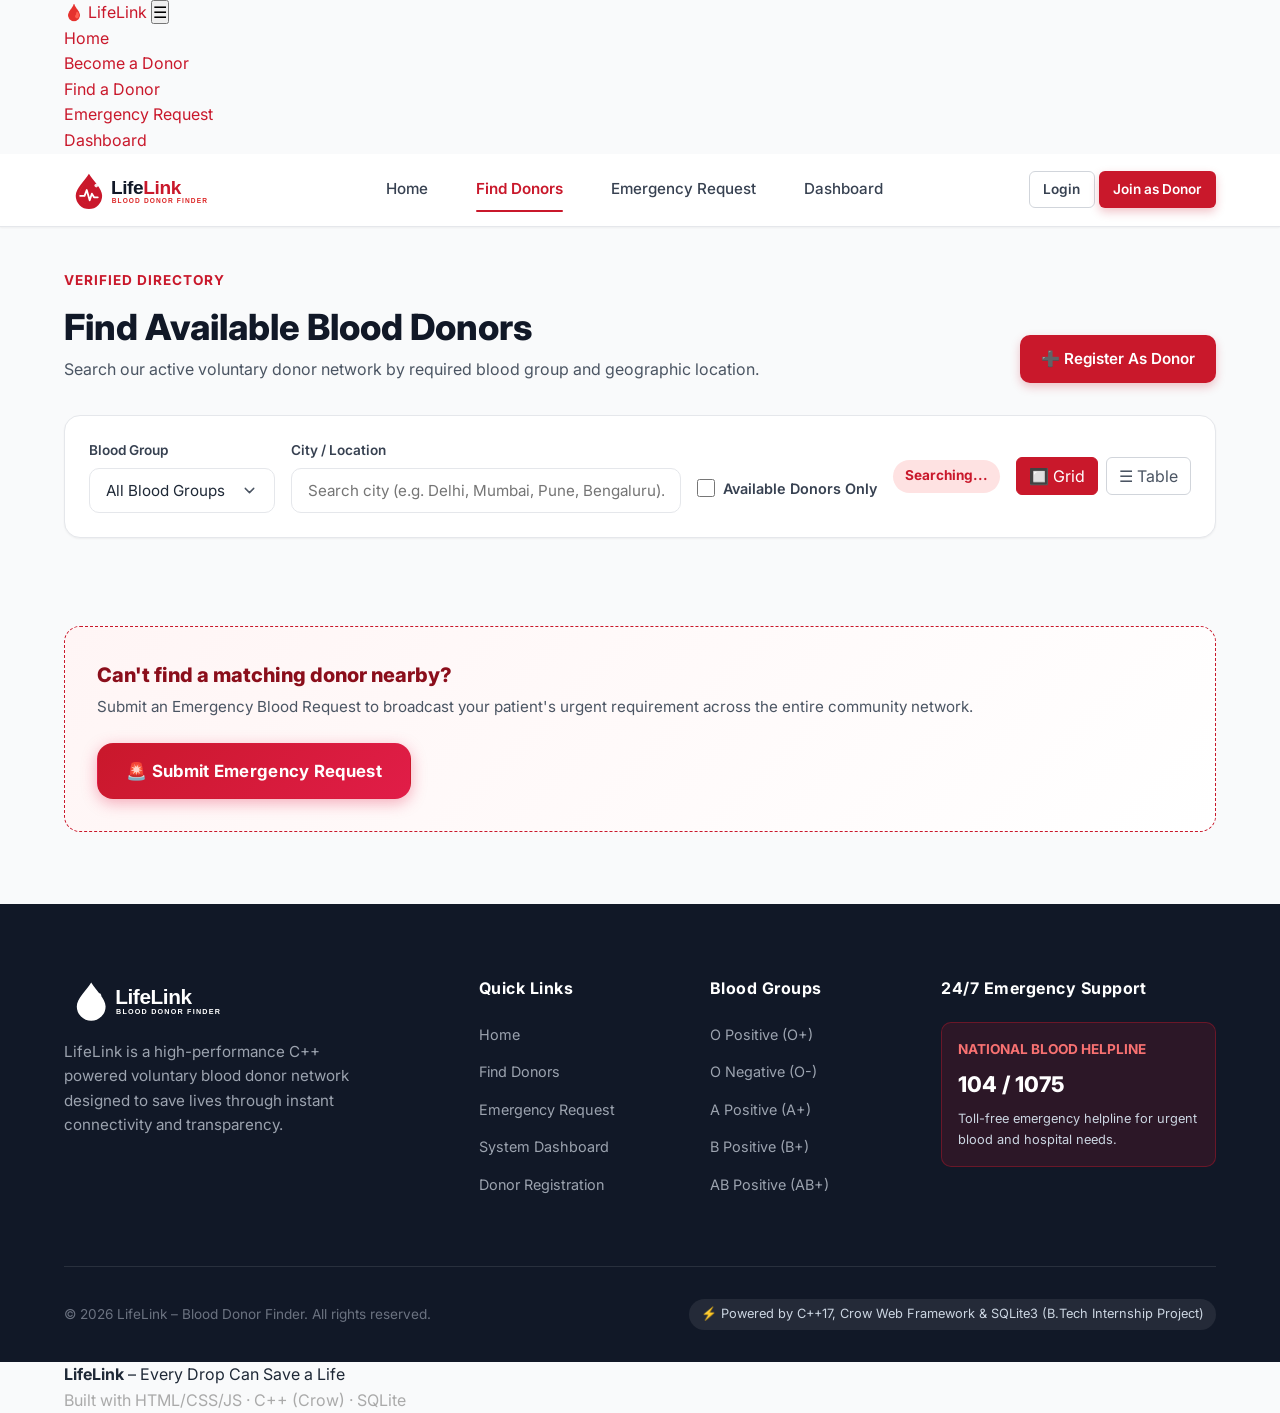
<file: frontend/donors.html>
<!DOCTYPE html>
<html lang="en">
<head>
  <meta charset="UTF-8">
  <meta name="viewport" content="width=device-width, initial-scale=1.0">
  <title>Find Blood Donors | LifeLink – Blood Donor Finder</title>
  <meta name="description" content="Search verified voluntary blood donors by blood group and city. Fast direct contact for patients and hospitals.">
  <link rel="icon" type="image/svg+xml" href="images/logo.svg">
  <link rel="stylesheet" href="css/styles.css">
  <link rel="preconnect" href="https://fonts.googleapis.com">
  <link rel="preconnect" href="https://fonts.gstatic.com" crossorigin>
  <link href="https://fonts.googleapis.com/css2?family=Inter:wght@400;500;600;700;800;900&display=swap" rel="stylesheet">
</head>
<body>

  <!-- Navigation Bar -->
  <header class="navbar">
    <div class="container nav-container">
      <a href="index.html" class="brand-logo">
        <img src="images/logo.svg" alt="LifeLink Blood Donor Finder">
      </a>

      <nav class="nav-menu" id="navMenu">
        <a href="index.html" class="nav-link">Home</a>
        <a href="donors.html" class="nav-link active">Find Donors</a>
        <a href="request.html" class="nav-link">Emergency Request</a>
        <a href="dashboard.html" class="nav-link">Dashboard</a>
      </nav>

      <div class="nav-actions">
        <div id="navAuthActions">
          <a href="login.html" class="btn btn-secondary btn-sm">Login</a>
          <a href="register.html" class="btn btn-primary btn-sm">Join as Donor</a>
        </div>
        <button class="mobile-toggle" id="mobileToggle" aria-label="Toggle Navigation Menu">
          <svg fill="none" stroke="currentColor" viewBox="0 0 24 24"><path stroke-linecap="round" stroke-linejoin="round" stroke-width="2" d="M4 6h16M4 12h16m-7 6h7"></path></svg>
        </button>
      </div>
    </div>
  </header>

  <!-- Main Content -->
  <main class="section" style="padding-top: 2.5rem;">
    <div class="container">
      
      <!-- Page Header -->
      <div style="display: flex; justify-content: space-between; align-items: flex-end; margin-bottom: 2rem; flex-wrap: wrap; gap: 1rem;">
        <div>
          <span class="section-tag">Verified Directory</span>
          <h1 style="font-size: 2.25rem; font-weight: 800; color: var(--gray-900);">
            Find Available Blood Donors
          </h1>
          <p style="color: var(--gray-600); font-size: 1rem;">
            Search our active voluntary donor network by required blood group and geographic location.
          </p>
        </div>
        <div>
          <a href="register.html" class="btn btn-primary">
            ➕ Register As Donor
          </a>
        </div>
      </div>

      <!-- Filter Controls Bar -->
      <div class="filter-bar">
        <div class="filter-inputs">
          <div style="min-width: 180px;">
            <label for="filterBloodGroup" class="form-label">Blood Group</label>
            <select id="filterBloodGroup" class="form-control">
              <option value="ALL">All Blood Groups</option>
              <option value="O+">O Positive (O+)</option>
              <option value="O-">O Negative (O-)</option>
              <option value="A+">A Positive (A+)</option>
              <option value="A-">A Negative (A-)</option>
              <option value="B+">B Positive (B+)</option>
              <option value="B-">B Negative (B-)</option>
              <option value="AB+">AB Positive (AB+)</option>
              <option value="AB-">AB Negative (AB-)</option>
            </select>
          </div>

          <div style="flex: 1; min-width: 220px;">
            <label for="filterCity" class="form-label">City / Location</label>
            <input type="text" id="filterCity" class="form-control" placeholder="Search city (e.g. Delhi, Mumbai, Pune, Bengaluru)...">
          </div>

          <div style="display: flex; align-items: center; gap: 0.5rem; margin-top: 1.5rem;">
            <input type="checkbox" id="filterAvailableOnly" style="width: 18px; height: 18px; accent-color: var(--primary);">
            <label for="filterAvailableOnly" style="font-size: 0.9rem; font-weight: 600; color: var(--gray-700); cursor: pointer;">
              Available Donors Only
            </label>
          </div>
        </div>

        <div style="display: flex; align-items: center; gap: 1rem;">
          <span id="donorCountBadge" style="font-size: 0.85rem; font-weight: 700; color: var(--primary); background: var(--primary-light); padding: 0.35rem 0.75rem; border-radius: var(--radius-full);">
            Searching...
          </span>

          <div class="filter-view-toggles">
            <button id="viewCardsBtn" class="view-btn active" title="Grid View">🔲 Grid</button>
            <button id="viewTableBtn" class="view-btn" title="Table View">☰ Table</button>
          </div>
        </div>
      </div>

      <!-- Blood Compatibility Info Box -->
      <div id="compatibilityNotice" style="display: none; background: #eff6ff; border: 1px solid #bfdbfe; border-radius: var(--radius-md); padding: 0.85rem 1.25rem; margin-bottom: 1.5rem; font-size: 0.9rem; color: #1e40af;">
      </div>

      <!-- Donors Container (Grid or Table) -->
      <div id="donorsContainer" class="donors-grid">
        <!-- Rendered dynamically by app.js from C++ backend -->
      </div>

      <!-- Emergency Help Box if no donor nearby -->
      <div style="margin-top: 3.5rem; background: linear-gradient(135deg, #fff5f5 0%, #ffffff 100%); border: 1.5px dashed var(--primary); border-radius: var(--radius-lg); padding: 2rem; display: flex; justify-content: space-between; align-items: center; flex-wrap: wrap; gap: 1.5rem;">
        <div>
          <h3 style="font-size: 1.25rem; font-weight: 800; color: var(--primary-dark); margin-bottom: 0.25rem;">
            Can't find a matching donor nearby?
          </h3>
          <p style="color: var(--gray-600); font-size: 0.95rem;">
            Submit an Emergency Blood Request to broadcast your patient's urgent requirement across the entire community network.
          </p>
        </div>
        <a href="request.html" class="btn btn-emergency btn-lg">
          🚨 Submit Emergency Request
        </a>
      </div>

    </div>
  </main>

  <!-- Footer -->
  <footer class="footer">
    <div class="container">
      <div class="footer-grid">
        <div class="footer-brand">
          <img src="images/logo.svg" alt="LifeLink" style="height: 48px; filter: brightness(0) invert(1);">
          <p>
            LifeLink is a high-performance C++ powered voluntary blood donor network designed to save lives through instant connectivity and transparency.
          </p>
        </div>

        <div>
          <h4 class="footer-col-title">Quick Links</h4>
          <ul class="footer-links">
            <li><a href="index.html">Home</a></li>
            <li><a href="donors.html">Find Donors</a></li>
            <li><a href="request.html">Emergency Request</a></li>
            <li><a href="dashboard.html">System Dashboard</a></li>
            <li><a href="register.html">Donor Registration</a></li>
          </ul>
        </div>

        <div>
          <h4 class="footer-col-title">Blood Groups</h4>
          <ul class="footer-links">
            <li><a href="donors.html?bg=O%2B">O Positive (O+)</a></li>
            <li><a href="donors.html?bg=O-">O Negative (O-)</a></li>
            <li><a href="donors.html?bg=A%2B">A Positive (A+)</a></li>
            <li><a href="donors.html?bg=B%2B">B Positive (B+)</a></li>
            <li><a href="donors.html?bg=AB%2B">AB Positive (AB+)</a></li>
          </ul>
        </div>

        <div>
          <h4 class="footer-col-title">24/7 Emergency Support</h4>
          <div class="emergency-helpline-box">
            <div class="hotline-title">National Blood Helpline</div>
            <div class="hotline-number">104 / 1075</div>
            <p style="font-size: 0.8rem; color: #cbd5e1; margin-top: 0.5rem;">
              Toll-free emergency helpline for urgent blood and hospital needs.
            </p>
          </div>
        </div>
      </div>

      <div class="footer-bottom">
        <div>
          © 2026 LifeLink – Blood Donor Finder. All rights reserved.
        </div>
        <div class="footer-badge">
          ⚡ Powered by C++17, Crow Web Framework & SQLite3 (B.Tech Internship Project)
        </div>
      </div>
    </div>
  </footer>

  <!-- Scripts -->
  <script src="js/api.js"></script>
  <script src="js/app.js"></script>
</body>
</html>
</file>
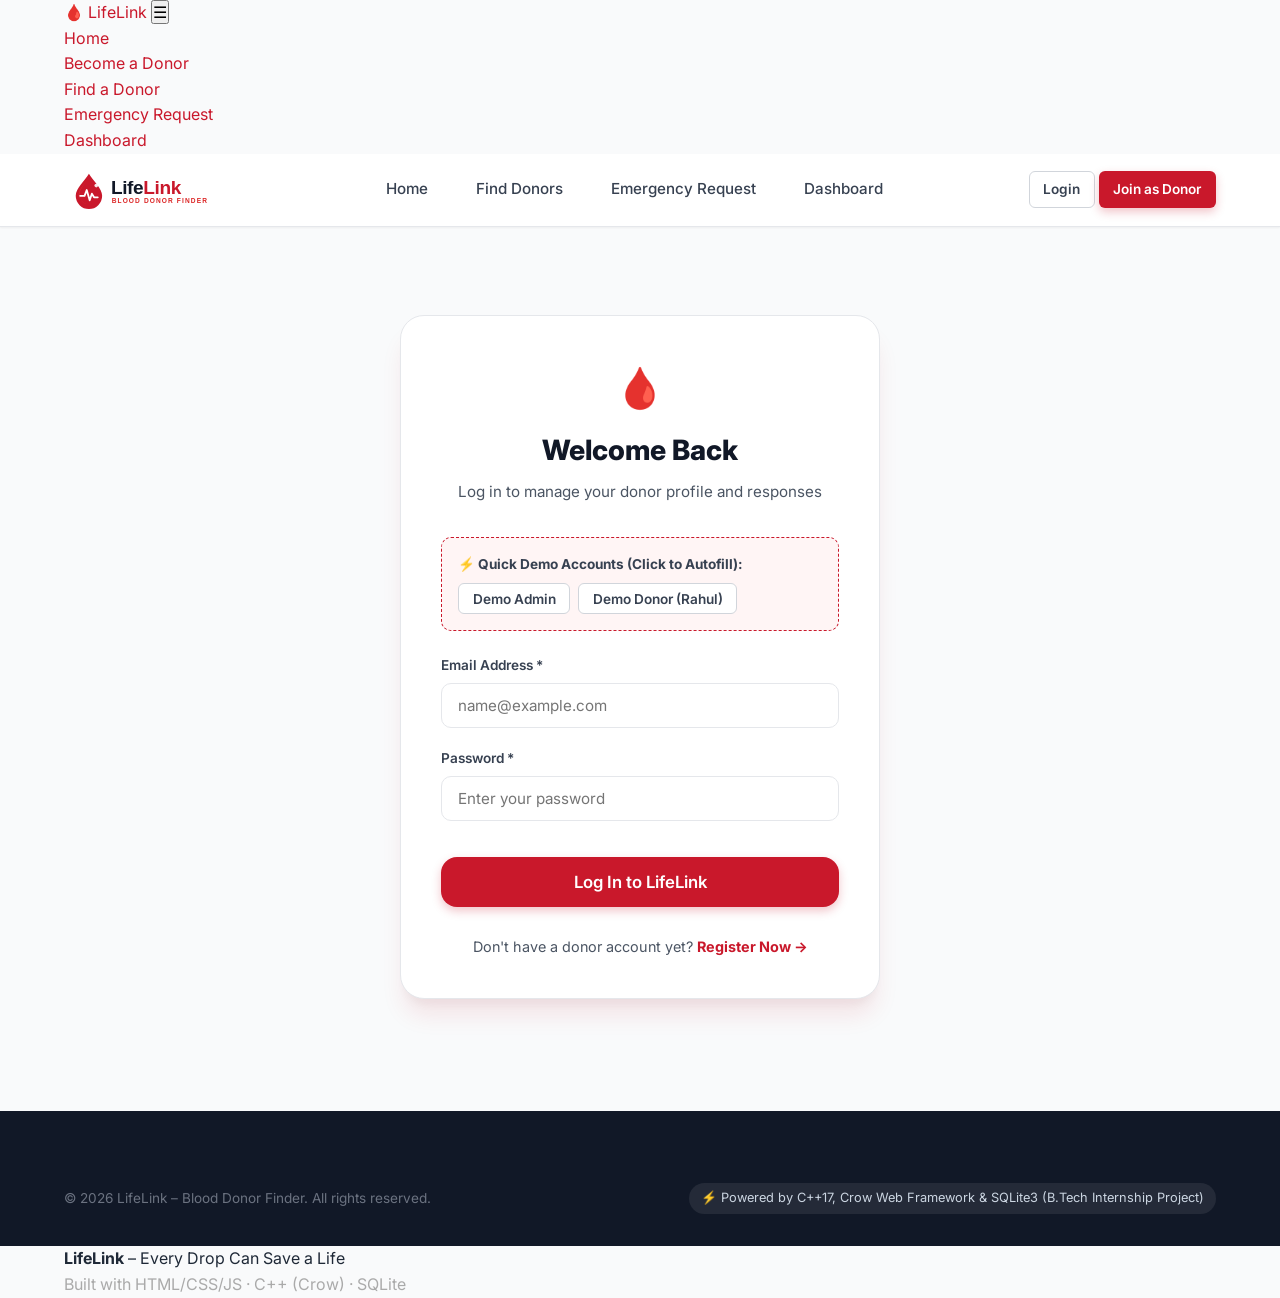
<file: frontend/login.html>
<!DOCTYPE html>
<html lang="en">
<head>
  <meta charset="UTF-8">
  <meta name="viewport" content="width=device-width, initial-scale=1.0">
  <title>User Login | LifeLink – Blood Donor Finder</title>
  <meta name="description" content="Log in to your LifeLink donor account to update availability status, view emergency alerts and manage donations.">
  <link rel="icon" type="image/svg+xml" href="images/logo.svg">
  <link rel="stylesheet" href="css/styles.css">
  <link rel="preconnect" href="https://fonts.googleapis.com">
  <link rel="preconnect" href="https://fonts.gstatic.com" crossorigin>
  <link href="https://fonts.googleapis.com/css2?family=Inter:wght@400;500;600;700;800;900&display=swap" rel="stylesheet">
</head>
<body>

  <!-- Navigation Bar -->
  <header class="navbar">
    <div class="container nav-container">
      <a href="index.html" class="brand-logo">
        <img src="images/logo.svg" alt="LifeLink Blood Donor Finder">
      </a>

      <nav class="nav-menu" id="navMenu">
        <a href="index.html" class="nav-link">Home</a>
        <a href="donors.html" class="nav-link">Find Donors</a>
        <a href="request.html" class="nav-link">Emergency Request</a>
        <a href="dashboard.html" class="nav-link">Dashboard</a>
      </nav>

      <div class="nav-actions">
        <div id="navAuthActions">
          <a href="login.html" class="btn btn-secondary btn-sm active">Login</a>
          <a href="register.html" class="btn btn-primary btn-sm">Join as Donor</a>
        </div>
        <button class="mobile-toggle" id="mobileToggle" aria-label="Toggle Navigation Menu">
          <svg fill="none" stroke="currentColor" viewBox="0 0 24 24"><path stroke-linecap="round" stroke-linejoin="round" stroke-width="2" d="M4 6h16M4 12h16m-7 6h7"></path></svg>
        </button>
      </div>
    </div>
  </header>

  <!-- Login Form Main Section -->
  <main class="section" style="padding-top: 3.5rem; padding-bottom: 5rem;">
    <div class="container">
      <div class="form-card auth-card">
        
        <div class="form-header">
          <div style="font-size: 2.5rem; margin-bottom: 0.5rem;">🩸</div>
          <h1 class="form-title">Welcome Back</h1>
          <p class="form-desc">Log in to manage your donor profile and responses</p>
        </div>

        <!-- Demo Credentials Box for Easy Testing by Evaluator -->
        <div class="demo-credentials-box">
          <div style="font-weight: 700; margin-bottom: 0.35rem;">⚡ Quick Demo Accounts (Click to Autofill):</div>
          <div style="display: flex; gap: 0.5rem; flex-wrap: wrap; margin-top: 0.5rem;">
            <button type="button" class="btn btn-secondary btn-sm" onclick="fillDemoLogin('admin@lifelink.org', 'admin123')">
              Demo Admin
            </button>
            <button type="button" class="btn btn-secondary btn-sm" onclick="fillDemoLogin('rahul.sharma@example.com', 'rahul123')">
              Demo Donor (Rahul)
            </button>
          </div>
        </div>

        <form id="loginForm">
          <div class="form-row-1">
            <div class="form-group">
              <label for="loginEmail" class="form-label">Email Address *</label>
              <input type="email" id="loginEmail" class="form-control" placeholder="name@example.com" required autocomplete="email">
            </div>
          </div>

          <div class="form-row-1">
            <div class="form-group">
              <label for="loginPassword" class="form-label">Password *</label>
              <input type="password" id="loginPassword" class="form-control" placeholder="Enter your password" required autocomplete="current-password">
            </div>
          </div>

          <button type="submit" class="btn btn-primary btn-block btn-lg" style="margin-top: 1rem;">
            Log In to LifeLink
          </button>
        </form>

        <div style="text-align: center; margin-top: 1.75rem; font-size: 0.9rem; color: var(--gray-600);">
          Don't have a donor account yet?
          <a href="register.html" style="font-weight: 700; color: var(--primary);">Register Now →</a>
        </div>

      </div>
    </div>
  </main>

  <!-- Footer -->
  <footer class="footer">
    <div class="container">
      <div class="footer-bottom" style="border-top: none; padding-top: 0;">
        <div>
          © 2026 LifeLink – Blood Donor Finder. All rights reserved.
        </div>
        <div class="footer-badge">
          ⚡ Powered by C++17, Crow Web Framework & SQLite3 (B.Tech Internship Project)
        </div>
      </div>
    </div>
  </footer>

  <!-- Scripts -->
  <script src="js/api.js"></script>
  <script src="js/app.js"></script>
</body>
</html>
</file>
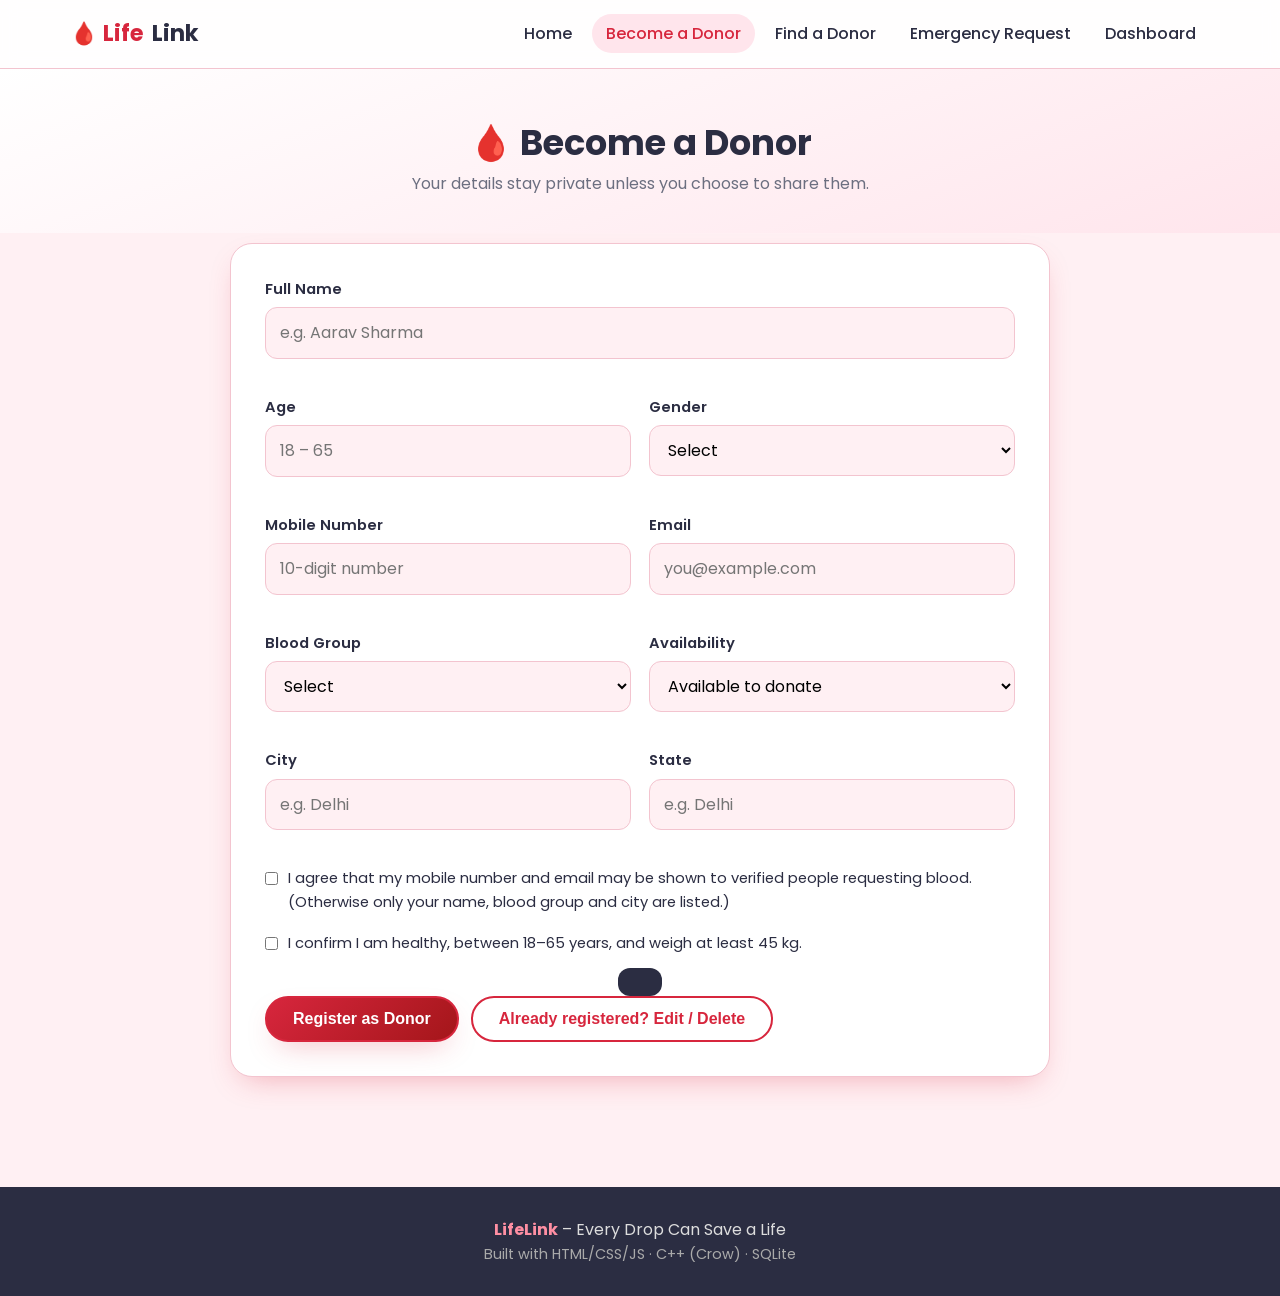
<file: frontend/register.html>
<!DOCTYPE html>
<html lang="en">
<head>
  <meta charset="UTF-8"><meta name="viewport" content="width=device-width, initial-scale=1">
  <title>Become a Donor – LifeLink</title>
  <link href="https://fonts.googleapis.com/css2?family=Poppins:wght@400;500;600;700&display=swap" rel="stylesheet">
  <link rel="stylesheet" href="css/style.css">
</head>
<body>
  <div class="page-head"><h1>🩸 Become a Donor</h1><p>Your details stay private unless you choose to share them.</p></div>
  <section style="padding-top:20px">
    <div class="container">
      <form class="form-card" id="donorForm" novalidate>
        <input type="hidden" name="id">
        <div class="form-grid">
          <div class="field full"><label>Full Name</label><input name="full_name" data-rule="name" placeholder="e.g. Aarav Sharma"><span class="err"></span></div>
          <div class="field"><label>Age</label><input name="age" type="number" min="18" max="65" data-rule="age" placeholder="18 – 65"><span class="err"></span></div>
          <div class="field"><label>Gender</label>
            <select name="gender" data-rule="required"><option value="">Select</option><option>Male</option><option>Female</option><option>Other</option></select><span class="err"></span></div>
          <div class="field"><label>Mobile Number</label><input name="mobile" maxlength="10" data-rule="phone" placeholder="10-digit number"><span class="err"></span></div>
          <div class="field"><label>Email</label><input name="email" type="email" data-rule="email" placeholder="you@example.com"><span class="err"></span></div>
          <div class="field"><label>Blood Group</label><select name="blood_group" data-blood data-rule="required"><option value="">Select</option></select><span class="err"></span></div>
          <div class="field"><label>Availability</label>
            <select name="available"><option value="1">Available to donate</option><option value="0">Not available right now</option></select></div>
          <div class="field"><label>City</label><input name="city" data-rule="required" placeholder="e.g. Delhi"><span class="err"></span></div>
          <div class="field"><label>State</label><input name="state" data-rule="required" placeholder="e.g. Delhi"><span class="err"></span></div>
          <div class="field full"><label class="check"><input type="checkbox" name="consent_share_contact"> I agree that my mobile number and email may be shown to verified people requesting blood. (Otherwise only your name, blood group and city are listed.)</label></div>
          <div class="field full"><label class="check"><input type="checkbox" id="eligible"> I confirm I am healthy, between 18–65 years, and weigh at least 45 kg.</label><span class="err" id="eligErr"></span></div>
        </div>
        <div class="form-actions">
          <button class="btn btn-primary" id="submitBtn">Register as Donor</button>
          <button type="button" class="btn btn-outline" id="manageBtn">Already registered? Edit / Delete</button>
          <button type="button" class="btn btn-outline" id="deleteBtn" style="display:none">🗑 Delete my record</button>
        </div>
      </form>
    </div>
  </section>

  <div class="modal" id="lookup"><form class="form-card" id="lookupForm" novalidate>
    <h3>Manage your donor profile</h3><p class="muted">Enter the mobile number you registered with.</p><br>
    <div class="field"><input name="mobile" maxlength="10" data-rule="phone" placeholder="10-digit mobile"><span class="err"></span></div>
    <div class="form-actions"><button class="btn btn-primary">Load profile</button><button type="button" class="btn btn-outline" onclick="lookup.classList.remove('open')">Cancel</button></div>
  </form></div>

  <script src="js/app.js"></script>
  <script>
    const form = document.getElementById("donorForm");
    const btn = document.getElementById("submitBtn");
    const lookup = document.getElementById("lookup");
    let editing = null;

    form.addEventListener("submit", async e => {
      e.preventDefault();
      let ok = validateForm(form);
      const elig = document.getElementById("eligible").checked;
      document.getElementById("eligErr").textContent = elig ? "" : "Please confirm your eligibility.";
      if (!ok || !elig) return toast("Please fix the highlighted fields.", "error");
      const data = formData(form); data.available = Number(data.available);
      btn.disabled = true;
      try {
        const res = editing
          ? await api(`/donors/${editing}`, { method: "PUT", body: JSON.stringify(data) })
          : await api("/donors", { method: "POST", body: JSON.stringify(data) });
        toast(res.message, "success");
        if (!editing) form.reset();
      } catch (err) { toast(err.message, "error"); }
      btn.disabled = false;
    });

    document.getElementById("manageBtn").onclick = () => lookup.classList.add("open");
    document.getElementById("lookupForm").addEventListener("submit", async e => {
      e.preventDefault();
      if (!validateForm(e.target)) return;
      try {
        const d = await api(`/donors/me?mobile=${encodeURIComponent(e.target.mobile.value.trim())}`);
        for (const [k, v] of Object.entries(d)) {
          const el = form.elements[k]; if (!el) continue;
          if (el.type === "checkbox") el.checked = v == 1; else el.value = v;
        }
        form.mobile.readOnly = true;
        editing = d.id; btn.textContent = "Save Changes";
        document.getElementById("deleteBtn").style.display = "inline-flex";
        lookup.classList.remove("open"); toast("Profile loaded. Edit and save.", "success");
      } catch (err) { toast(err.message, "error"); }
    });
    document.getElementById("deleteBtn").onclick = async () => {
      if (!confirm("Permanently delete your donor record?")) return;
      try {
        const r = await api(`/donors/${editing}?mobile=${form.mobile.value}`, { method: "DELETE" });
        toast(r.message, "success"); setTimeout(() => location.reload(), 1200);
      } catch (err) { toast(err.message, "error"); }
    };
  </script>
</body>
</html>
</file>
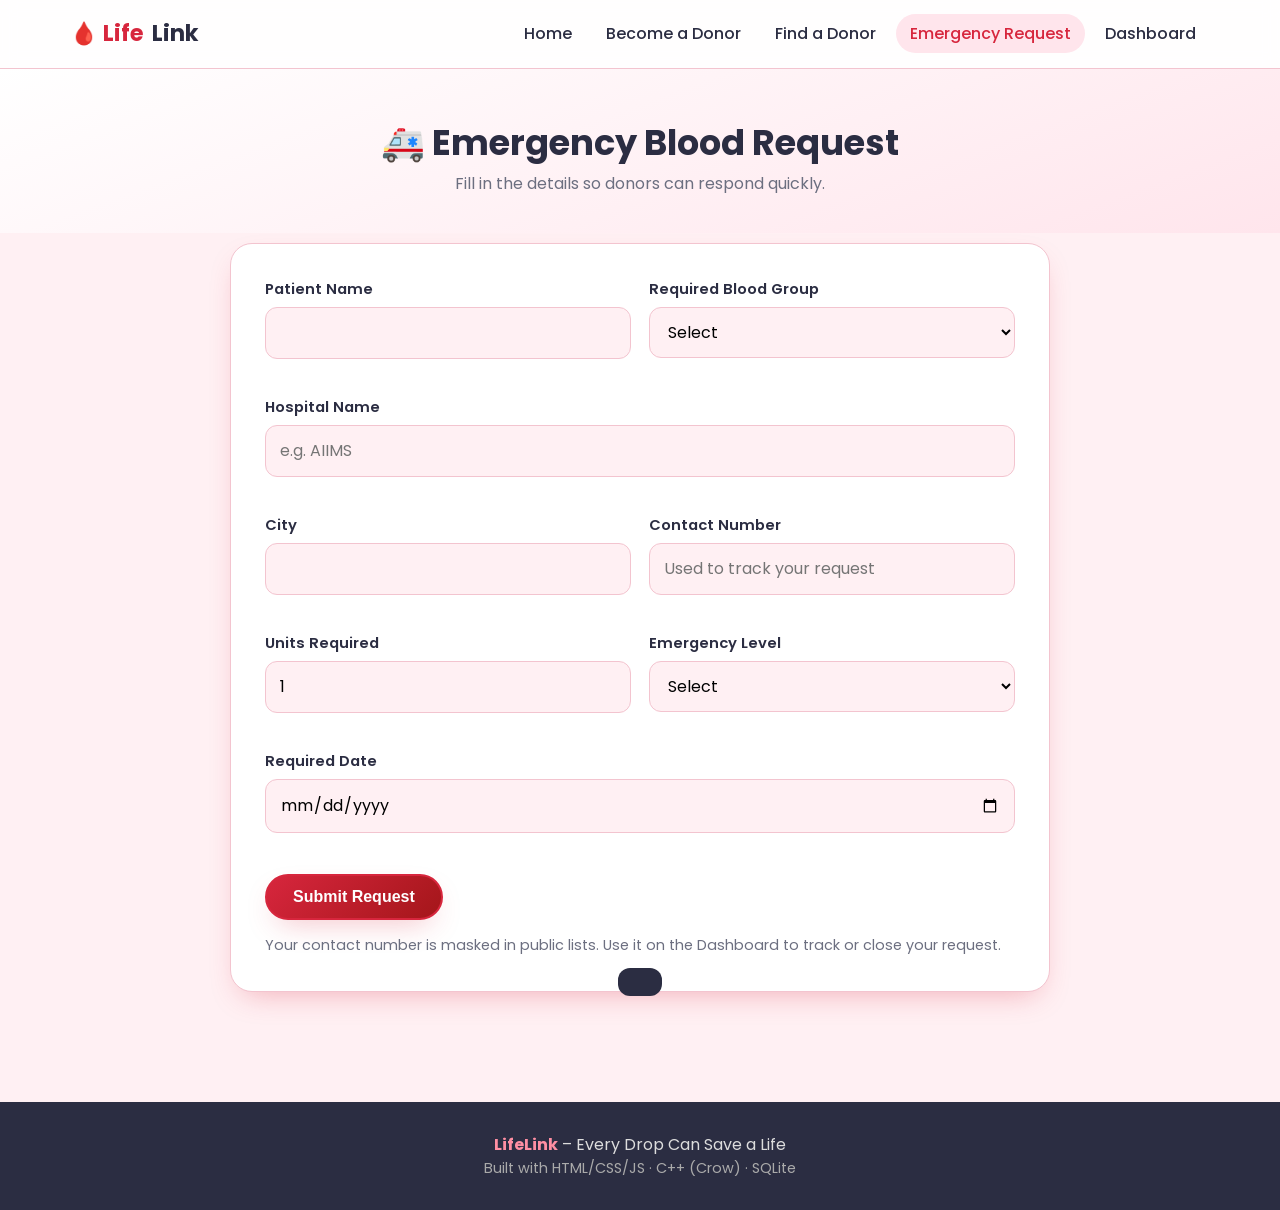
<file: frontend/request.html>
<!DOCTYPE html>
<html lang="en">
<head>
  <meta charset="UTF-8"><meta name="viewport" content="width=device-width, initial-scale=1">
  <title>Emergency Blood Request – LifeLink</title>
  <link href="https://fonts.googleapis.com/css2?family=Poppins:wght@400;500;600;700&display=swap" rel="stylesheet">
  <link rel="stylesheet" href="css/style.css">
</head>
<body>
  <div class="page-head"><h1>🚑 Emergency Blood Request</h1><p>Fill in the details so donors can respond quickly.</p></div>
  <section style="padding-top:20px">
    <div class="container">
      <form class="form-card" id="reqForm" novalidate>
        <div class="form-grid">
          <div class="field"><label>Patient Name</label><input name="patient_name" data-rule="name"><span class="err"></span></div>
          <div class="field"><label>Required Blood Group</label><select name="blood_group" data-blood data-rule="required"><option value="">Select</option></select><span class="err"></span></div>
          <div class="field full"><label>Hospital Name</label><input name="hospital" data-rule="required" placeholder="e.g. AIIMS"><span class="err"></span></div>
          <div class="field"><label>City</label><input name="city" data-rule="required"><span class="err"></span></div>
          <div class="field"><label>Contact Number</label><input name="contact" maxlength="10" data-rule="phone" placeholder="Used to track your request"><span class="err"></span></div>
          <div class="field"><label>Units Required</label><input name="units" type="number" min="1" max="10" value="1" data-rule="units"><span class="err"></span></div>
          <div class="field"><label>Emergency Level</label>
            <select name="emergency_level" data-rule="required"><option value="">Select</option><option>Critical</option><option>High</option><option>Normal</option></select><span class="err"></span></div>
          <div class="field full"><label>Required Date</label><input name="required_date" type="date" data-rule="future"><span class="err"></span></div>
        </div>
        <div class="form-actions"><button class="btn btn-primary" id="btn">Submit Request</button></div>
        <p class="muted" style="margin-top:14px">Your contact number is masked in public lists. Use it on the Dashboard to track or close your request.</p>
      </form>
    </div>
  </section>
  <script src="js/app.js"></script>
  <script>
    const f = document.getElementById("reqForm");
    f.required_date.min = new Date().toISOString().slice(0, 10);
    f.addEventListener("submit", async e => {
      e.preventDefault();
      if (!validateForm(f)) return toast("Please fix the highlighted fields.", "error");
      const btn = document.getElementById("btn"); btn.disabled = true;
      try {
        const r = await api("/requests", { method: "POST", body: JSON.stringify(formData(f)) });
        toast(r.message, "success");
        const contact = f.contact.value; f.reset();
        setTimeout(() => location.href = `dashboard.html?contact=${contact}`, 1500);
      } catch (err) { toast(err.message, "error"); }
      btn.disabled = false;
    });
  </script>
</body>
</html>
</file>
<file: frontend/css/styles.css>
/* ==========================================================================
   LifeLink - Blood Donor Finder
   Modern Professional Red & White Theme
   B.Tech C++ Internship Project
   ========================================================================== */

:root {
  /* Brand Color Palette */
  --primary: #c9182b;
  --primary-hover: #b31324;
  --primary-dark: #8b0e1b;
  --primary-light: #fee2e2;
  --primary-subtle: #fff5f5;
  --primary-glow: rgba(201, 24, 43, 0.25);

  --secondary: #dc2626;
  --accent: #ef4444;

  /* Neutral Shades */
  --white: #ffffff;
  --gray-50: #f9fafb;
  --gray-100: #f3f4f6;
  --gray-200: #e5e7eb;
  --gray-300: #d1d5db;
  --gray-400: #9ca3af;
  --gray-500: #6b7280;
  --gray-600: #4b5563;
  --gray-700: #374151;
  --gray-800: #1f2937;
  --gray-900: #111827;

  /* Status Colors */
  --success: #10b981;
  --success-bg: #ecfdf5;
  --warning: #f59e0b;
  --warning-bg: #fffbeb;
  --danger: #ef4444;
  --danger-bg: #fef2f2;
  --info: #3b82f6;
  --info-bg: #eff6ff;

  /* Shadows */
  --shadow-sm: 0 1px 2px 0 rgba(0, 0, 0, 0.05);
  --shadow-md: 0 4px 6px -1px rgba(0, 0, 0, 0.08), 0 2px 4px -1px rgba(0, 0, 0, 0.04);
  --shadow-lg: 0 10px 15px -3px rgba(0, 0, 0, 0.08), 0 4px 6px -2px rgba(0, 0, 0, 0.03);
  --shadow-xl: 0 20px 25px -5px rgba(201, 24, 43, 0.1), 0 10px 10px -5px rgba(0, 0, 0, 0.04);
  --shadow-card: 0 4px 20px rgba(0, 0, 0, 0.06);

  /* Radius */
  --radius-sm: 6px;
  --radius-md: 10px;
  --radius-lg: 16px;
  --radius-xl: 24px;
  --radius-full: 9999px;

  /* Transitions */
  --transition: all 0.25s cubic-bezier(0.4, 0, 0.2, 1);
  --transition-slow: all 0.4s ease;

  /* Layout */
  --max-width: 1200px;
}

/* Base & Reset */
*, *::before, *::after {
  box-sizing: border-box;
  margin: 0;
  padding: 0;
}

html {
  scroll-behavior: smooth;
  font-size: 16px;
}

body {
  font-family: 'Inter', -apple-system, BlinkMacSystemFont, "Segoe UI", Roboto, "Helvetica Neue", Arial, sans-serif;
  color: var(--gray-800);
  background-color: var(--gray-50);
  line-height: 1.6;
  min-height: 100vh;
  display: flex;
  flex-direction: column;
}

a {
  color: var(--primary);
  text-decoration: none;
  transition: var(--transition);
}

a:hover {
  color: var(--primary-dark);
}

ul {
  list-style: none;
}

img, svg {
  vertical-align: middle;
  max-width: 100%;
}

button, input, select, textarea {
  font-family: inherit;
  font-size: inherit;
}

/* Layout Container */
.container {
  width: 100%;
  max-width: var(--max-width);
  margin-left: auto;
  margin-right: auto;
  padding-left: 1.5rem;
  padding-right: 1.5rem;
}

/* ==========================================================================
   Navigation Bar
   ========================================================================== */
.navbar {
  position: sticky;
  top: 0;
  z-index: 1000;
  background-color: rgba(255, 255, 255, 0.98);
  backdrop-filter: blur(10px);
  border-bottom: 1px solid var(--gray-200);
  box-shadow: var(--shadow-sm);
  transition: var(--transition);
}

.nav-container {
  display: flex;
  align-items: center;
  justify-content: space-between;
  height: 72px;
}

.brand-logo {
  display: flex;
  align-items: center;
  gap: 0.5rem;
  text-decoration: none;
}

.brand-logo img {
  height: 44px;
  width: auto;
}

.nav-menu {
  display: flex;
  align-items: center;
  gap: 1.5rem;
}

.nav-link {
  font-size: 0.95rem;
  font-weight: 500;
  color: var(--gray-700);
  padding: 0.5rem 0.75rem;
  border-radius: var(--radius-sm);
  transition: var(--transition);
  position: relative;
}

.nav-link:hover {
  color: var(--primary);
  background-color: var(--primary-subtle);
}

.nav-link.active {
  color: var(--primary);
  font-weight: 600;
}

.nav-link.active::after {
  content: '';
  position: absolute;
  bottom: -2px;
  left: 0.75rem;
  right: 0.75rem;
  height: 2px;
  background-color: var(--primary);
  border-radius: var(--radius-full);
}

.nav-actions {
  display: flex;
  align-items: center;
  gap: 0.75rem;
}

/* Mobile Toggle */
.mobile-toggle {
  display: none;
  background: none;
  border: none;
  cursor: pointer;
  padding: 0.5rem;
  color: var(--gray-700);
}

.mobile-toggle svg {
  width: 26px;
  height: 26px;
}

/* ==========================================================================
   Buttons
   ========================================================================== */
.btn {
  display: inline-flex;
  align-items: center;
  justify-content: center;
  gap: 0.5rem;
  font-size: 0.95rem;
  font-weight: 600;
  padding: 0.65rem 1.25rem;
  border-radius: var(--radius-md);
  border: 1px solid transparent;
  cursor: pointer;
  transition: var(--transition);
  white-space: nowrap;
}

.btn-primary {
  background-color: var(--primary);
  color: var(--white);
  box-shadow: 0 4px 10px rgba(201, 24, 43, 0.25);
}

.btn-primary:hover {
  background-color: var(--primary-hover);
  color: var(--white);
  box-shadow: 0 6px 14px rgba(201, 24, 43, 0.35);
  transform: translateY(-1px);
}

.btn-secondary {
  background-color: var(--white);
  color: var(--gray-700);
  border-color: var(--gray-300);
}

.btn-secondary:hover {
  background-color: var(--gray-50);
  color: var(--primary);
  border-color: var(--primary);
}

.btn-outline-primary {
  background-color: transparent;
  color: var(--primary);
  border-color: var(--primary);
}

.btn-outline-primary:hover {
  background-color: var(--primary-subtle);
  color: var(--primary-dark);
}

.btn-danger {
  background-color: var(--danger);
  color: var(--white);
}

.btn-danger:hover {
  background-color: #b91c1c;
  color: var(--white);
}

.btn-emergency {
  background: linear-gradient(135deg, #c9182b 0%, #e11d48 100%);
  color: var(--white);
  font-weight: 700;
  letter-spacing: 0.3px;
  box-shadow: 0 4px 15px rgba(225, 29, 72, 0.35);
  animation: pulse-glow 2.5s infinite;
}

.btn-emergency:hover {
  background: linear-gradient(135deg, #b31324 0%, #be123c 100%);
  color: var(--white);
  transform: translateY(-2px);
  box-shadow: 0 6px 20px rgba(225, 29, 72, 0.45);
}

@keyframes pulse-glow {
  0%, 100% { box-shadow: 0 0 0 0 rgba(201, 24, 43, 0.4); }
  50% { box-shadow: 0 0 0 8px rgba(201, 24, 43, 0); }
}

.btn-sm {
  padding: 0.4rem 0.85rem;
  font-size: 0.85rem;
  border-radius: var(--radius-sm);
}

.btn-lg {
  padding: 0.85rem 1.75rem;
  font-size: 1.05rem;
  border-radius: var(--radius-lg);
}

.btn-block {
  width: 100%;
}

/* ==========================================================================
   Hero Section
   ========================================================================== */
.hero {
  position: relative;
  background: linear-gradient(180deg, #fff5f5 0%, #ffffff 100%);
  padding: 4.5rem 0 3.5rem;
  overflow: hidden;
  border-bottom: 1px solid var(--gray-200);
}

.hero::before {
  content: '';
  position: absolute;
  top: -150px;
  right: -150px;
  width: 500px;
  height: 500px;
  background: radial-gradient(circle, rgba(201, 24, 43, 0.08) 0%, rgba(255, 255, 255, 0) 70%);
  border-radius: 50%;
  pointer-events: none;
}

.hero-content {
  text-align: center;
  max-width: 850px;
  margin: 0 auto;
}

.hero-badge {
  display: inline-flex;
  align-items: center;
  gap: 0.5rem;
  padding: 0.4rem 1rem;
  background-color: var(--primary-light);
  color: var(--primary-dark);
  font-size: 0.85rem;
  font-weight: 600;
  border-radius: var(--radius-full);
  margin-bottom: 1.25rem;
  border: 1px solid rgba(201, 24, 43, 0.15);
}

.hero-title {
  font-size: 3rem;
  font-weight: 800;
  color: var(--gray-900);
  line-height: 1.2;
  margin-bottom: 1.25rem;
  letter-spacing: -0.8px;
}

.hero-title .highlight {
  color: var(--primary);
  position: relative;
  display: inline-block;
}

.hero-subtitle {
  font-size: 1.15rem;
  color: var(--gray-600);
  line-height: 1.6;
  margin-bottom: 2.25rem;
  max-width: 680px;
  margin-left: auto;
  margin-right: auto;
}

/* Quick Search Card inside Hero */
.hero-search-card {
  background-color: var(--white);
  padding: 1.5rem;
  border-radius: var(--radius-xl);
  box-shadow: var(--shadow-xl);
  border: 1px solid var(--gray-200);
  margin-top: 1.5rem;
  position: relative;
  z-index: 10;
}

.search-form-row {
  display: grid;
  grid-template-columns: 1fr 1.5fr auto;
  gap: 1rem;
  align-items: center;
}

.form-group {
  text-align: left;
}

.form-label {
  display: block;
  font-size: 0.85rem;
  font-weight: 600;
  color: var(--gray-700);
  margin-bottom: 0.4rem;
}

.form-control {
  width: 100%;
  padding: 0.75rem 1rem;
  border: 1.5px solid var(--gray-200);
  border-radius: var(--radius-md);
  font-size: 0.95rem;
  color: var(--gray-800);
  background-color: var(--white);
  transition: var(--transition);
}

.form-control:focus {
  outline: none;
  border-color: var(--primary);
  box-shadow: 0 0 0 3px var(--primary-glow);
}

select.form-control {
  appearance: none;
  background-image: url("data:image/svg+xml;charset=UTF-8,%3csvg xmlns='http://www.w3.org/2000/svg' viewBox='0 0 24 24' fill='none' stroke='%234b5563' stroke-width='2' stroke-linecap='round' stroke-linejoin='round'%3e%3cpolyline points='6 9 12 15 18 9'%3e%3c/polyline%3e%3c/svg%3e");
  background-repeat: no-repeat;
  background-position: right 1rem center;
  background-size: 1.1em;
  padding-right: 2.5rem;
}

/* Hero Stats Counter */
.hero-stats {
  display: grid;
  grid-template-columns: repeat(4, 1fr);
  gap: 1.5rem;
  margin-top: 3.5rem;
  padding-top: 2.5rem;
  border-top: 1px solid var(--gray-200);
}

.stat-item {
  text-align: center;
}

.stat-value {
  font-size: 2.25rem;
  font-weight: 800;
  color: var(--primary);
  line-height: 1.1;
  margin-bottom: 0.3rem;
}

.stat-label {
  font-size: 0.9rem;
  font-weight: 500;
  color: var(--gray-500);
  text-transform: uppercase;
  letter-spacing: 0.5px;
}

/* ==========================================================================
   Section Headers & Common
   ========================================================================== */
.section {
  padding: 4.5rem 0;
}

.section-light {
  background-color: var(--white);
}

.section-header {
  text-align: center;
  max-width: 650px;
  margin: 0 auto 3rem;
}

.section-tag {
  display: inline-block;
  font-size: 0.85rem;
  font-weight: 700;
  color: var(--primary);
  text-transform: uppercase;
  letter-spacing: 1px;
  margin-bottom: 0.5rem;
}

.section-title {
  font-size: 2.2rem;
  font-weight: 800;
  color: var(--gray-900);
  line-height: 1.25;
  margin-bottom: 0.75rem;
}

.section-desc {
  font-size: 1.05rem;
  color: var(--gray-600);
}

/* ==========================================================================
   Feature / How it Works Cards
   ========================================================================== */
.features-grid {
  display: grid;
  grid-template-columns: repeat(3, 1fr);
  gap: 2rem;
}

.feature-card {
  background-color: var(--white);
  padding: 2.25rem 2rem;
  border-radius: var(--radius-lg);
  border: 1px solid var(--gray-200);
  box-shadow: var(--shadow-sm);
  transition: var(--transition);
  text-align: left;
  position: relative;
}

.feature-card:hover {
  transform: translateY(-4px);
  box-shadow: var(--shadow-card);
  border-color: var(--primary-light);
}

.feature-icon-wrapper {
  width: 58px;
  height: 58px;
  border-radius: var(--radius-md);
  background-color: var(--primary-subtle);
  color: var(--primary);
  display: flex;
  align-items: center;
  justify-content: center;
  font-size: 1.5rem;
  margin-bottom: 1.5rem;
}

.feature-step-num {
  position: absolute;
  top: 1.5rem;
  right: 1.75rem;
  font-size: 2.5rem;
  font-weight: 900;
  color: var(--gray-200);
  line-height: 1;
}

.feature-title {
  font-size: 1.25rem;
  font-weight: 700;
  color: var(--gray-900);
  margin-bottom: 0.75rem;
}

.feature-text {
  font-size: 0.95rem;
  color: var(--gray-600);
  line-height: 1.6;
}

/* ==========================================================================
   Compatibility Matrix Section
   ========================================================================== */
.matrix-container {
  background-color: var(--white);
  border-radius: var(--radius-lg);
  border: 1px solid var(--gray-200);
  box-shadow: var(--shadow-md);
  padding: 2rem;
  overflow-x: auto;
}

.matrix-table {
  width: 100%;
  border-collapse: collapse;
  text-align: center;
}

.matrix-table th, .matrix-table td {
  padding: 0.9rem 1rem;
  border: 1px solid var(--gray-200);
  font-size: 0.95rem;
}

.matrix-table th {
  background-color: var(--primary-subtle);
  color: var(--primary-dark);
  font-weight: 700;
}

.matrix-badge {
  display: inline-block;
  padding: 0.25rem 0.6rem;
  border-radius: var(--radius-sm);
  font-weight: 700;
  font-size: 0.9rem;
}

.matrix-badge.blood-tag {
  background-color: var(--primary);
  color: var(--white);
}

.matrix-badge.can-donate {
  background-color: var(--success-bg);
  color: var(--success);
  font-weight: 600;
}

/* ==========================================================================
   Donor Card & Directory
   ========================================================================== */
.filter-bar {
  background-color: var(--white);
  padding: 1.5rem;
  border-radius: var(--radius-lg);
  border: 1px solid var(--gray-200);
  box-shadow: var(--shadow-sm);
  margin-bottom: 2rem;
  display: flex;
  flex-wrap: wrap;
  gap: 1rem;
  align-items: center;
  justify-content: space-between;
}

.filter-inputs {
  display: flex;
  flex-wrap: wrap;
  gap: 1rem;
  align-items: center;
  flex: 1;
}

.filter-view-toggles {
  display: flex;
  gap: 0.5rem;
}

.view-btn {
  background: none;
  border: 1px solid var(--gray-300);
  border-radius: var(--radius-sm);
  padding: 0.5rem 0.75rem;
  cursor: pointer;
  color: var(--gray-600);
  transition: var(--transition);
}

.view-btn.active, .view-btn:hover {
  background-color: var(--primary);
  color: var(--white);
  border-color: var(--primary);
}

.donors-grid {
  display: grid;
  grid-template-columns: repeat(auto-fill, minmax(320px, 1fr));
  gap: 1.5rem;
}

.donor-card {
  background-color: var(--white);
  border-radius: var(--radius-lg);
  border: 1px solid var(--gray-200);
  box-shadow: var(--shadow-sm);
  padding: 1.5rem;
  transition: var(--transition);
  display: flex;
  flex-direction: column;
  justify-content: space-between;
}

.donor-card:hover {
  transform: translateY(-3px);
  box-shadow: var(--shadow-card);
  border-color: var(--primary-light);
}

.donor-header {
  display: flex;
  justify-content: space-between;
  align-items: flex-start;
  margin-bottom: 1rem;
}

.donor-blood-badge {
  width: 48px;
  height: 48px;
  background: linear-gradient(135deg, #c9182b, #e53935);
  color: var(--white);
  border-radius: var(--radius-md);
  display: flex;
  align-items: center;
  justify-content: center;
  font-size: 1.25rem;
  font-weight: 800;
  box-shadow: 0 4px 10px rgba(201, 24, 43, 0.3);
}

.donor-info-meta {
  flex: 1;
  margin-left: 1rem;
}

.donor-name {
  font-size: 1.15rem;
  font-weight: 700;
  color: var(--gray-900);
  margin-bottom: 0.2rem;
}

.donor-subtitle {
  font-size: 0.85rem;
  color: var(--gray-500);
}

.donor-status-pill {
  font-size: 0.75rem;
  font-weight: 700;
  padding: 0.25rem 0.65rem;
  border-radius: var(--radius-full);
  text-transform: uppercase;
  letter-spacing: 0.5px;
}

.status-available {
  background-color: var(--success-bg);
  color: var(--success);
  border: 1px solid rgba(16, 185, 129, 0.2);
}

.status-unavailable {
  background-color: var(--gray-100);
  color: var(--gray-500);
  border: 1px solid var(--gray-200);
}

.donor-body {
  margin: 1rem 0;
  border-top: 1px solid var(--gray-100);
  border-bottom: 1px solid var(--gray-100);
  padding: 0.85rem 0;
  font-size: 0.9rem;
}

.donor-detail-row {
  display: flex;
  align-items: center;
  gap: 0.6rem;
  color: var(--gray-600);
  margin-bottom: 0.4rem;
}

.donor-detail-row:last-child {
  margin-bottom: 0;
}

.donor-detail-row svg {
  color: var(--primary);
  width: 16px;
  height: 16px;
  flex-shrink: 0;
}

.donor-actions {
  display: flex;
  gap: 0.75rem;
  margin-top: 0.5rem;
}

/* ==========================================================================
   Emergency Requests Board & Cards
   ========================================================================== */
.requests-grid {
  display: grid;
  grid-template-columns: repeat(auto-fill, minmax(360px, 1fr));
  gap: 1.5rem;
}

.request-card {
  background-color: var(--white);
  border-radius: var(--radius-lg);
  border: 1px solid var(--gray-200);
  box-shadow: var(--shadow-sm);
  padding: 1.5rem;
  transition: var(--transition);
  position: relative;
  overflow: hidden;
}

.request-card.critical {
  border-left: 5px solid var(--danger);
  background: linear-gradient(180deg, #fffafa 0%, #ffffff 100%);
}

.request-card.urgent {
  border-left: 5px solid var(--warning);
}

.request-card.standard {
  border-left: 5px solid var(--info);
}

.request-card:hover {
  transform: translateY(-3px);
  box-shadow: var(--shadow-card);
}

.request-top {
  display: flex;
  justify-content: space-between;
  align-items: flex-start;
  margin-bottom: 1rem;
}

.urgency-badge {
  font-size: 0.75rem;
  font-weight: 700;
  padding: 0.25rem 0.65rem;
  border-radius: var(--radius-full);
  text-transform: uppercase;
  letter-spacing: 0.5px;
  display: inline-flex;
  align-items: center;
  gap: 0.35rem;
}

.urgency-critical {
  background-color: var(--danger-bg);
  color: var(--danger);
  border: 1px solid rgba(239, 68, 68, 0.3);
}

.urgency-urgent {
  background-color: var(--warning-bg);
  color: var(--warning);
  border: 1px solid rgba(245, 158, 11, 0.3);
}

.urgency-standard {
  background-color: var(--info-bg);
  color: var(--info);
  border: 1px solid rgba(59, 130, 246, 0.3);
}

.request-patient {
  font-size: 1.25rem;
  font-weight: 800;
  color: var(--gray-900);
  margin-bottom: 0.25rem;
}

.request-hospital {
  font-size: 0.9rem;
  color: var(--gray-600);
  display: flex;
  align-items: center;
  gap: 0.4rem;
}

.request-units-pill {
  background-color: var(--primary-light);
  color: var(--primary-dark);
  font-weight: 700;
  font-size: 0.85rem;
  padding: 0.25rem 0.6rem;
  border-radius: var(--radius-sm);
  display: inline-block;
  margin-top: 0.5rem;
}

.request-notes {
  background-color: var(--gray-50);
  border-radius: var(--radius-sm);
  padding: 0.65rem 0.85rem;
  font-size: 0.85rem;
  color: var(--gray-700);
  margin: 1rem 0;
  border-left: 2px solid var(--gray-300);
}

.request-footer {
  display: flex;
  justify-content: space-between;
  align-items: center;
  padding-top: 0.75rem;
  border-top: 1px solid var(--gray-100);
  margin-top: 0.5rem;
}

/* ==========================================================================
   Dashboard Components
   ========================================================================== */
.dashboard-header {
  display: flex;
  justify-content: space-between;
  align-items: center;
  margin-bottom: 2rem;
  flex-wrap: wrap;
  gap: 1rem;
}

.kpi-grid {
  display: grid;
  grid-template-columns: repeat(4, 1fr);
  gap: 1.5rem;
  margin-bottom: 2.5rem;
}

.kpi-card {
  background-color: var(--white);
  padding: 1.5rem;
  border-radius: var(--radius-lg);
  border: 1px solid var(--gray-200);
  box-shadow: var(--shadow-sm);
  display: flex;
  align-items: center;
  gap: 1.25rem;
  transition: var(--transition);
}

.kpi-card:hover {
  transform: translateY(-2px);
  box-shadow: var(--shadow-md);
}

.kpi-icon {
  width: 52px;
  height: 52px;
  border-radius: var(--radius-md);
  display: flex;
  align-items: center;
  justify-content: center;
  font-size: 1.5rem;
  flex-shrink: 0;
}

.kpi-icon.red { background-color: var(--primary-light); color: var(--primary); }
.kpi-icon.green { background-color: var(--success-bg); color: var(--success); }
.kpi-icon.amber { background-color: var(--warning-bg); color: var(--warning); }
.kpi-icon.blue { background-color: var(--info-bg); color: var(--info); }

.kpi-info {
  flex: 1;
}

.kpi-value {
  font-size: 1.85rem;
  font-weight: 800;
  color: var(--gray-900);
  line-height: 1.1;
  margin-bottom: 0.2rem;
}

.kpi-label {
  font-size: 0.85rem;
  font-weight: 500;
  color: var(--gray-500);
}

/* Blood Group Inventory Grid */
.blood-inventory-section {
  background-color: var(--white);
  border-radius: var(--radius-lg);
  border: 1px solid var(--gray-200);
  box-shadow: var(--shadow-sm);
  padding: 2rem;
  margin-bottom: 2.5rem;
}

.blood-grid {
  display: grid;
  grid-template-columns: repeat(8, 1fr);
  gap: 1rem;
  margin-top: 1.25rem;
}

.blood-box {
  background-color: var(--gray-50);
  border: 1.5px solid var(--gray-200);
  border-radius: var(--radius-md);
  padding: 1.25rem 0.5rem;
  text-align: center;
  transition: var(--transition);
  cursor: pointer;
  text-decoration: none;
}

.blood-box:hover {
  background-color: var(--primary-subtle);
  border-color: var(--primary);
  transform: translateY(-3px);
  box-shadow: var(--shadow-md);
}

.blood-box-type {
  font-size: 1.35rem;
  font-weight: 900;
  color: var(--primary);
  margin-bottom: 0.25rem;
}

.blood-box-count {
  font-size: 1.1rem;
  font-weight: 700;
  color: var(--gray-800);
}

.blood-box-desc {
  font-size: 0.75rem;
  color: var(--gray-500);
  text-transform: uppercase;
}

/* Dashboard Two-Column Split */
.dashboard-columns {
  display: grid;
  grid-template-columns: 1fr 1fr;
  gap: 2rem;
}

.dashboard-panel {
  background-color: var(--white);
  border-radius: var(--radius-lg);
  border: 1px solid var(--gray-200);
  box-shadow: var(--shadow-sm);
  padding: 1.75rem;
}

.panel-header {
  display: flex;
  justify-content: space-between;
  align-items: center;
  margin-bottom: 1.25rem;
}

.panel-title {
  font-size: 1.2rem;
  font-weight: 700;
  color: var(--gray-900);
}

/* Tables */
.table-responsive {
  width: 100%;
  overflow-x: auto;
}

.data-table {
  width: 100%;
  border-collapse: collapse;
  text-align: left;
  font-size: 0.9rem;
}

.data-table th, .data-table td {
  padding: 0.75rem 1rem;
  border-bottom: 1px solid var(--gray-200);
}

.data-table th {
  background-color: var(--gray-50);
  color: var(--gray-700);
  font-weight: 600;
  font-size: 0.85rem;
  text-transform: uppercase;
  letter-spacing: 0.5px;
}

.data-table tr:hover td {
  background-color: var(--gray-50);
}

/* ==========================================================================
   Forms & Auth Pages
   ========================================================================== */
.form-card {
  background-color: var(--white);
  border-radius: var(--radius-xl);
  border: 1px solid var(--gray-200);
  box-shadow: var(--shadow-xl);
  padding: 2.5rem;
  max-width: 650px;
  margin: 2rem auto;
}

.auth-card {
  max-width: 480px;
}

.form-header {
  text-align: center;
  margin-bottom: 2rem;
}

.form-title {
  font-size: 1.75rem;
  font-weight: 800;
  color: var(--gray-900);
  margin-bottom: 0.5rem;
}

.form-desc {
  font-size: 0.95rem;
  color: var(--gray-600);
}

.form-row-2 {
  display: grid;
  grid-template-columns: 1fr 1fr;
  gap: 1.25rem;
  margin-bottom: 1.25rem;
}

.form-row-1 {
  margin-bottom: 1.25rem;
}

.form-hint {
  font-size: 0.8rem;
  color: var(--gray-500);
  margin-top: 0.35rem;
}

.form-error {
  font-size: 0.8rem;
  color: var(--danger);
  margin-top: 0.35rem;
  display: none;
}

.demo-credentials-box {
  background-color: var(--primary-subtle);
  border: 1px dashed var(--primary);
  border-radius: var(--radius-md);
  padding: 1rem;
  margin-bottom: 1.5rem;
  font-size: 0.85rem;
  color: var(--gray-700);
}

.demo-credentials-box strong {
  color: var(--primary-dark);
}

.demo-credentials-box code {
  background-color: var(--white);
  padding: 0.15rem 0.4rem;
  border-radius: 4px;
  font-weight: 600;
  border: 1px solid var(--gray-300);
}

/* ==========================================================================
   Toast Notification System
   ========================================================================== */
#toast-container {
  position: fixed;
  top: 1.5rem;
  right: 1.5rem;
  z-index: 9999;
  display: flex;
  flex-direction: column;
  gap: 0.75rem;
  max-width: 400px;
}

.toast {
  display: flex;
  align-items: center;
  gap: 0.75rem;
  padding: 1rem 1.25rem;
  background-color: var(--white);
  color: var(--gray-800);
  border-radius: var(--radius-md);
  box-shadow: 0 10px 25px rgba(0, 0, 0, 0.12);
  border-left: 4px solid var(--primary);
  animation: slide-in 0.3s ease-out;
  transition: var(--transition);
}

.toast.success { border-left-color: var(--success); }
.toast.error { border-left-color: var(--danger); }
.toast.warning { border-left-color: var(--warning); }

.toast-icon {
  flex-shrink: 0;
  font-size: 1.25rem;
}

.toast-message {
  flex: 1;
  font-size: 0.9rem;
  font-weight: 500;
}

.toast-close {
  background: none;
  border: none;
  color: var(--gray-400);
  cursor: pointer;
  font-size: 1.25rem;
  padding: 0 0.25rem;
}

.toast-close:hover {
  color: var(--gray-700);
}

@keyframes slide-in {
  from { transform: translateX(100%); opacity: 0; }
  to { transform: translateX(0); opacity: 1; }
}

/* ==========================================================================
   Modals
   ========================================================================== */
.modal-overlay {
  position: fixed;
  top: 0;
  left: 0;
  right: 0;
  bottom: 0;
  background-color: rgba(0, 0, 0, 0.5);
  backdrop-filter: blur(4px);
  display: flex;
  align-items: center;
  justify-content: center;
  z-index: 2000;
  opacity: 0;
  visibility: hidden;
  transition: var(--transition);
  padding: 1rem;
}

.modal-overlay.active {
  opacity: 1;
  visibility: visible;
}

.modal-content {
  background-color: var(--white);
  border-radius: var(--radius-xl);
  max-width: 500px;
  width: 100%;
  padding: 2rem;
  box-shadow: var(--shadow-xl);
  transform: translateY(20px);
  transition: var(--transition);
}

.modal-overlay.active .modal-content {
  transform: translateY(0);
}

.modal-header {
  display: flex;
  justify-content: space-between;
  align-items: center;
  margin-bottom: 1.25rem;
}

.modal-title {
  font-size: 1.35rem;
  font-weight: 800;
  color: var(--gray-900);
}

.modal-close {
  background: none;
  border: none;
  font-size: 1.5rem;
  color: var(--gray-400);
  cursor: pointer;
}

.modal-close:hover {
  color: var(--gray-700);
}

/* ==========================================================================
   Footer
   ========================================================================== */
.footer {
  background-color: var(--gray-900);
  color: var(--gray-300);
  padding: 4.5rem 0 2rem;
  margin-top: auto;
}

.footer-grid {
  display: grid;
  grid-template-columns: 2fr 1fr 1fr 1.5fr;
  gap: 3rem;
  margin-bottom: 3.5rem;
}

.footer-brand p {
  font-size: 0.95rem;
  color: var(--gray-400);
  margin-top: 1rem;
  line-height: 1.6;
  max-width: 320px;
}

.footer-col-title {
  font-size: 1rem;
  font-weight: 700;
  color: var(--white);
  margin-bottom: 1.25rem;
  letter-spacing: 0.5px;
}

.footer-links li {
  margin-bottom: 0.75rem;
}

.footer-links a {
  color: var(--gray-400);
  font-size: 0.9rem;
}

.footer-links a:hover {
  color: var(--white);
}

.emergency-helpline-box {
  background-color: rgba(201, 24, 43, 0.15);
  border: 1px solid rgba(201, 24, 43, 0.4);
  border-radius: var(--radius-md);
  padding: 1rem;
}

.emergency-helpline-box .hotline-title {
  color: #f87171;
  font-weight: 700;
  font-size: 0.85rem;
  text-transform: uppercase;
  margin-bottom: 0.4rem;
}

.emergency-helpline-box .hotline-number {
  font-size: 1.35rem;
  font-weight: 800;
  color: var(--white);
}

.footer-bottom {
  padding-top: 2rem;
  border-top: 1px solid rgba(255, 255, 255, 0.1);
  display: flex;
  justify-content: space-between;
  align-items: center;
  font-size: 0.85rem;
  color: var(--gray-500);
  flex-wrap: wrap;
  gap: 1rem;
}

.footer-badge {
  display: inline-flex;
  align-items: center;
  gap: 0.4rem;
  background-color: rgba(255, 255, 255, 0.08);
  padding: 0.35rem 0.75rem;
  border-radius: var(--radius-full);
  color: #cbd5e1;
  font-size: 0.8rem;
}

/* ==========================================================================
   Responsive Media Queries
   ========================================================================== */
@media (max-width: 1024px) {
  .hero-title { font-size: 2.5rem; }
  .features-grid { grid-template-columns: 1fr; }
  .kpi-grid { grid-template-columns: repeat(2, 1fr); }
  .blood-grid { grid-template-columns: repeat(4, 1fr); }
  .dashboard-columns { grid-template-columns: 1fr; }
  .footer-grid { grid-template-columns: 1fr 1fr; gap: 2rem; }
}

@media (max-width: 768px) {
  .nav-menu {
    position: fixed;
    top: 72px;
    left: 0;
    right: 0;
    background-color: var(--white);
    flex-direction: column;
    padding: 1.5rem;
    gap: 1rem;
    box-shadow: var(--shadow-lg);
    border-bottom: 1px solid var(--gray-200);
    display: none;
  }

  .nav-menu.active {
    display: flex;
  }

  .mobile-toggle {
    display: block;
  }

  .search-form-row {
    grid-template-columns: 1fr;
  }

  .hero-stats {
    grid-template-columns: repeat(2, 1fr);
    gap: 1rem;
  }

  .hero-title { font-size: 2rem; }
  .form-row-2 { grid-template-columns: 1fr; }
  .footer-grid { grid-template-columns: 1fr; }
  .footer-bottom { flex-direction: column; text-align: center; }
}

@media (max-width: 480px) {
  .blood-grid { grid-template-columns: repeat(2, 1fr); }
  .kpi-grid { grid-template-columns: 1fr; }
}
</file>
<file: frontend/css/style.css>
:root{
  --red:#d7263d; --red-dark:#a4161a; --pink:#ffe5ec; --pink-2:#fff0f3; --white:#fff;
  --ink:#2b2d42; --muted:#6c6f80; --line:#f3c4cf; --green:#2a9d8f; --amber:#e9a23b;
  --shadow:0 12px 30px -12px rgba(215,38,61,.35); --radius:16px;
}
*{box-sizing:border-box;margin:0;padding:0}
body{font-family:"Poppins","Segoe UI",system-ui,sans-serif;color:var(--ink);background:var(--pink-2);line-height:1.6}
a{color:inherit;text-decoration:none}
.container{width:min(1140px,92%);margin:auto}

/* NAV */
header{position:sticky;top:0;z-index:50;background:rgba(255,255,255,.92);backdrop-filter:blur(8px);border-bottom:1px solid var(--line)}
nav{display:flex;align-items:center;justify-content:space-between;height:68px}
.logo{display:flex;align-items:center;gap:8px;font-weight:700;font-size:1.4rem;color:var(--red)}
.logo span{color:var(--ink)}
.nav-links{display:flex;gap:6px;list-style:none}
.nav-links a{padding:8px 14px;border-radius:999px;font-weight:500;transition:.25s}
.nav-links a:hover,.nav-links a.active{background:var(--pink);color:var(--red)}
.menu-btn{display:none;background:none;border:0;font-size:1.6rem;color:var(--red);cursor:pointer}

/* BUTTONS */
.btn{display:inline-flex;align-items:center;gap:8px;padding:12px 26px;border-radius:999px;font-weight:600;border:2px solid var(--red);cursor:pointer;font-size:1rem;transition:transform .2s,box-shadow .2s,background .2s}
.btn-primary{background:linear-gradient(135deg,var(--red),var(--red-dark));color:#fff;box-shadow:var(--shadow)}
.btn-outline{background:#fff;color:var(--red)}
.btn:hover{transform:translateY(-3px);box-shadow:0 16px 30px -10px rgba(215,38,61,.5)}
.btn-sm{padding:6px 14px;font-size:.85rem}
.btn:disabled{opacity:.6;cursor:not-allowed;transform:none}

/* HERO */
.hero{background:linear-gradient(160deg,#fff 0%,var(--pink) 100%);padding:70px 0 90px;overflow:hidden}
.hero .container{display:grid;grid-template-columns:1.1fr .9fr;gap:40px;align-items:center}
.tag{display:inline-block;background:var(--pink);color:var(--red);padding:6px 14px;border-radius:999px;font-weight:600;font-size:.85rem;margin-bottom:16px}
.hero h1{font-size:clamp(2.2rem,5vw,3.6rem);line-height:1.15;margin-bottom:18px}
.hero h1 em{color:var(--red);font-style:normal}
.hero p{color:var(--muted);font-size:1.1rem;margin-bottom:28px;max-width:520px}
.hero-actions{display:flex;gap:14px;flex-wrap:wrap}
.hero-art{display:flex;justify-content:center;animation:float 4s ease-in-out infinite}
.hero-art svg{width:100%;max-width:380px;filter:drop-shadow(0 25px 35px rgba(215,38,61,.3))}
@keyframes float{50%{transform:translateY(-14px)}}
.pulse{animation:pulse 1.6s ease-in-out infinite;transform-origin:center}
@keyframes pulse{50%{transform:scale(1.08)}}

/* SECTIONS */
section{padding:70px 0}
.section-title{text-align:center;margin-bottom:40px}
.section-title h2{font-size:2rem}
.section-title p{color:var(--muted)}
.grid{display:grid;gap:22px}
.grid-3{grid-template-columns:repeat(3,1fr)}
.grid-4{grid-template-columns:repeat(4,1fr)}
.card{background:#fff;border-radius:var(--radius);padding:26px;border:1px solid var(--line);box-shadow:0 6px 20px -14px rgba(0,0,0,.2);transition:transform .25s,box-shadow .25s}
.card:hover{transform:translateY(-5px);box-shadow:var(--shadow)}
.icon{width:54px;height:54px;border-radius:14px;background:var(--pink);display:grid;place-items:center;font-size:1.6rem;margin-bottom:14px}
.stat{text-align:center}
.stat .num{font-size:2.4rem;font-weight:700;color:var(--red)}
.stat .lbl{color:var(--muted);font-weight:500}
.band{background:linear-gradient(135deg,var(--red),var(--red-dark));color:#fff;border-radius:24px;padding:40px;text-align:center}
.band h2{margin-bottom:10px}.band .btn{background:#fff;color:var(--red);border-color:#fff;margin-top:16px}

/* FORMS */
.page-head{background:linear-gradient(160deg,#fff,var(--pink));padding:46px 0 36px;text-align:center}
.page-head h1{font-size:2.2rem}.page-head p{color:var(--muted)}
.form-card{background:#fff;border-radius:22px;padding:34px;max-width:820px;margin:-10px auto 0;border:1px solid var(--line);box-shadow:var(--shadow)}
.form-grid{display:grid;grid-template-columns:1fr 1fr;gap:18px}
.field{display:flex;flex-direction:column;gap:6px}
.field.full{grid-column:1/-1}
label{font-weight:600;font-size:.92rem}
input,select{padding:12px 14px;border:1.5px solid var(--line);border-radius:12px;font:inherit;background:var(--pink-2);transition:border .2s,box-shadow .2s}
input:focus,select:focus{outline:none;border-color:var(--red);box-shadow:0 0 0 4px rgba(215,38,61,.12);background:#fff}
.field.invalid input,.field.invalid select{border-color:var(--red)}
.err{color:var(--red);font-size:.8rem;min-height:1em}
.check{display:flex;gap:10px;align-items:flex-start;font-weight:400;font-size:.92rem}
.check input{margin-top:5px;accent-color:var(--red)}
.form-actions{margin-top:22px;display:flex;gap:12px;flex-wrap:wrap}

/* SEARCH & RESULTS */
.search-bar{display:grid;grid-template-columns:1fr 1fr auto auto;gap:14px;align-items:end}
.donor{display:flex;flex-direction:column;gap:8px}
.donor-top{display:flex;justify-content:space-between;align-items:center}
.blood-badge{width:56px;height:56px;border-radius:50%;background:linear-gradient(135deg,var(--red),var(--red-dark));color:#fff;display:grid;place-items:center;font-weight:700;font-size:1.1rem}
.pill{display:inline-block;padding:3px 12px;border-radius:999px;font-size:.78rem;font-weight:600}
.pill.ok{background:#e0f5f2;color:var(--green)}.pill.no{background:#eee;color:var(--muted)}
.pill.Critical{background:#ffd6dc;color:var(--red-dark)}.pill.High{background:#fff1d6;color:#a86a00}.pill.Normal{background:#e6effa;color:#2b5d9c}
.pill.Pending{background:#fff1d6;color:#a86a00}.pill.Fulfilled{background:#e0f5f2;color:var(--green)}
.muted{color:var(--muted);font-size:.9rem}
.empty{text-align:center;padding:40px;color:var(--muted)}

/* TABLE */
.table-wrap{overflow-x:auto;background:#fff;border-radius:var(--radius);border:1px solid var(--line)}
table{width:100%;border-collapse:collapse;min-width:720px}
th,td{padding:12px 14px;text-align:left;border-bottom:1px solid var(--pink)}
th{background:var(--pink);color:var(--red-dark);font-size:.85rem;text-transform:uppercase;letter-spacing:.03em}
.bars{display:flex;flex-direction:column;gap:10px}
.bar-row{display:grid;grid-template-columns:44px 1fr 32px;gap:10px;align-items:center;font-weight:600}
.bar{height:12px;background:var(--pink);border-radius:999px;overflow:hidden}
.bar i{display:block;height:100%;background:linear-gradient(90deg,var(--red),#ff6b81);border-radius:999px;transition:width 1s}

/* MODAL / TOAST */
.modal{position:fixed;inset:0;background:rgba(43,45,66,.5);display:none;place-items:center;z-index:100;padding:20px}
.modal.open{display:grid}
.modal .form-card{margin:0;max-width:440px;animation:pop .25s}
@keyframes pop{from{transform:scale(.9);opacity:0}}
#toast{position:fixed;bottom:24px;left:50%;transform:translateX(-50%) translateY(120px);background:var(--ink);color:#fff;padding:14px 22px;border-radius:12px;z-index:200;transition:transform .35s;max-width:90%}
#toast.show{transform:translateX(-50%) translateY(0)}
#toast.error{background:var(--red-dark)}#toast.success{background:var(--green)}

footer{background:var(--ink);color:#ddd;padding:30px 0;text-align:center;margin-top:40px}
footer b{color:#ff8fa3}

.reveal{opacity:0;transform:translateY(24px);transition:opacity .7s,transform .7s}
.reveal.visible{opacity:1;transform:none}

@media (max-width:900px){
  .hero .container{grid-template-columns:1fr;text-align:center}
  .hero p{margin-inline:auto}.hero-actions{justify-content:center}
  .grid-3,.grid-4{grid-template-columns:repeat(2,1fr)}
  .search-bar{grid-template-columns:1fr 1fr}
}
@media (max-width:640px){
  .menu-btn{display:block}
  .nav-links{position:absolute;top:68px;left:0;right:0;flex-direction:column;background:#fff;padding:12px;border-bottom:1px solid var(--line);display:none}
  .nav-links.open{display:flex}
  .grid-3,.grid-4,.form-grid,.search-bar{grid-template-columns:1fr}
  .form-card{padding:22px}
}
</file>
